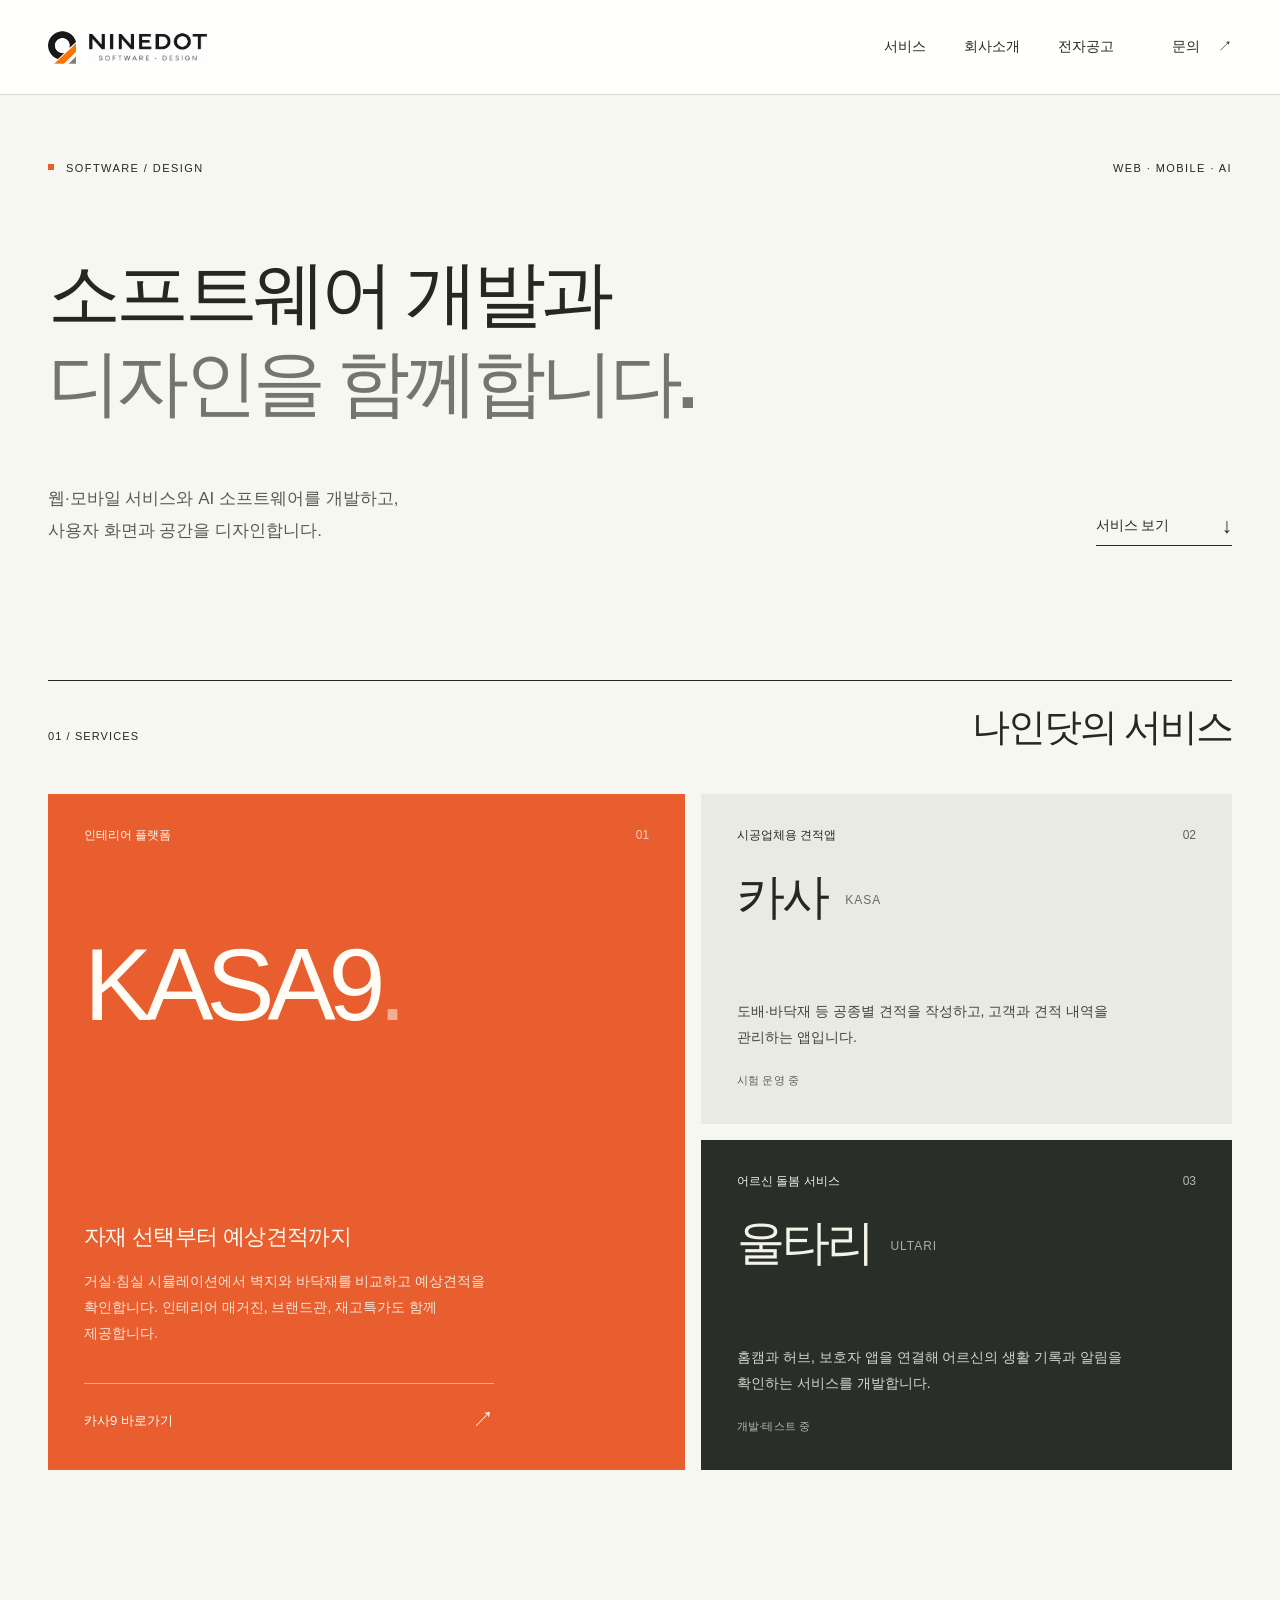
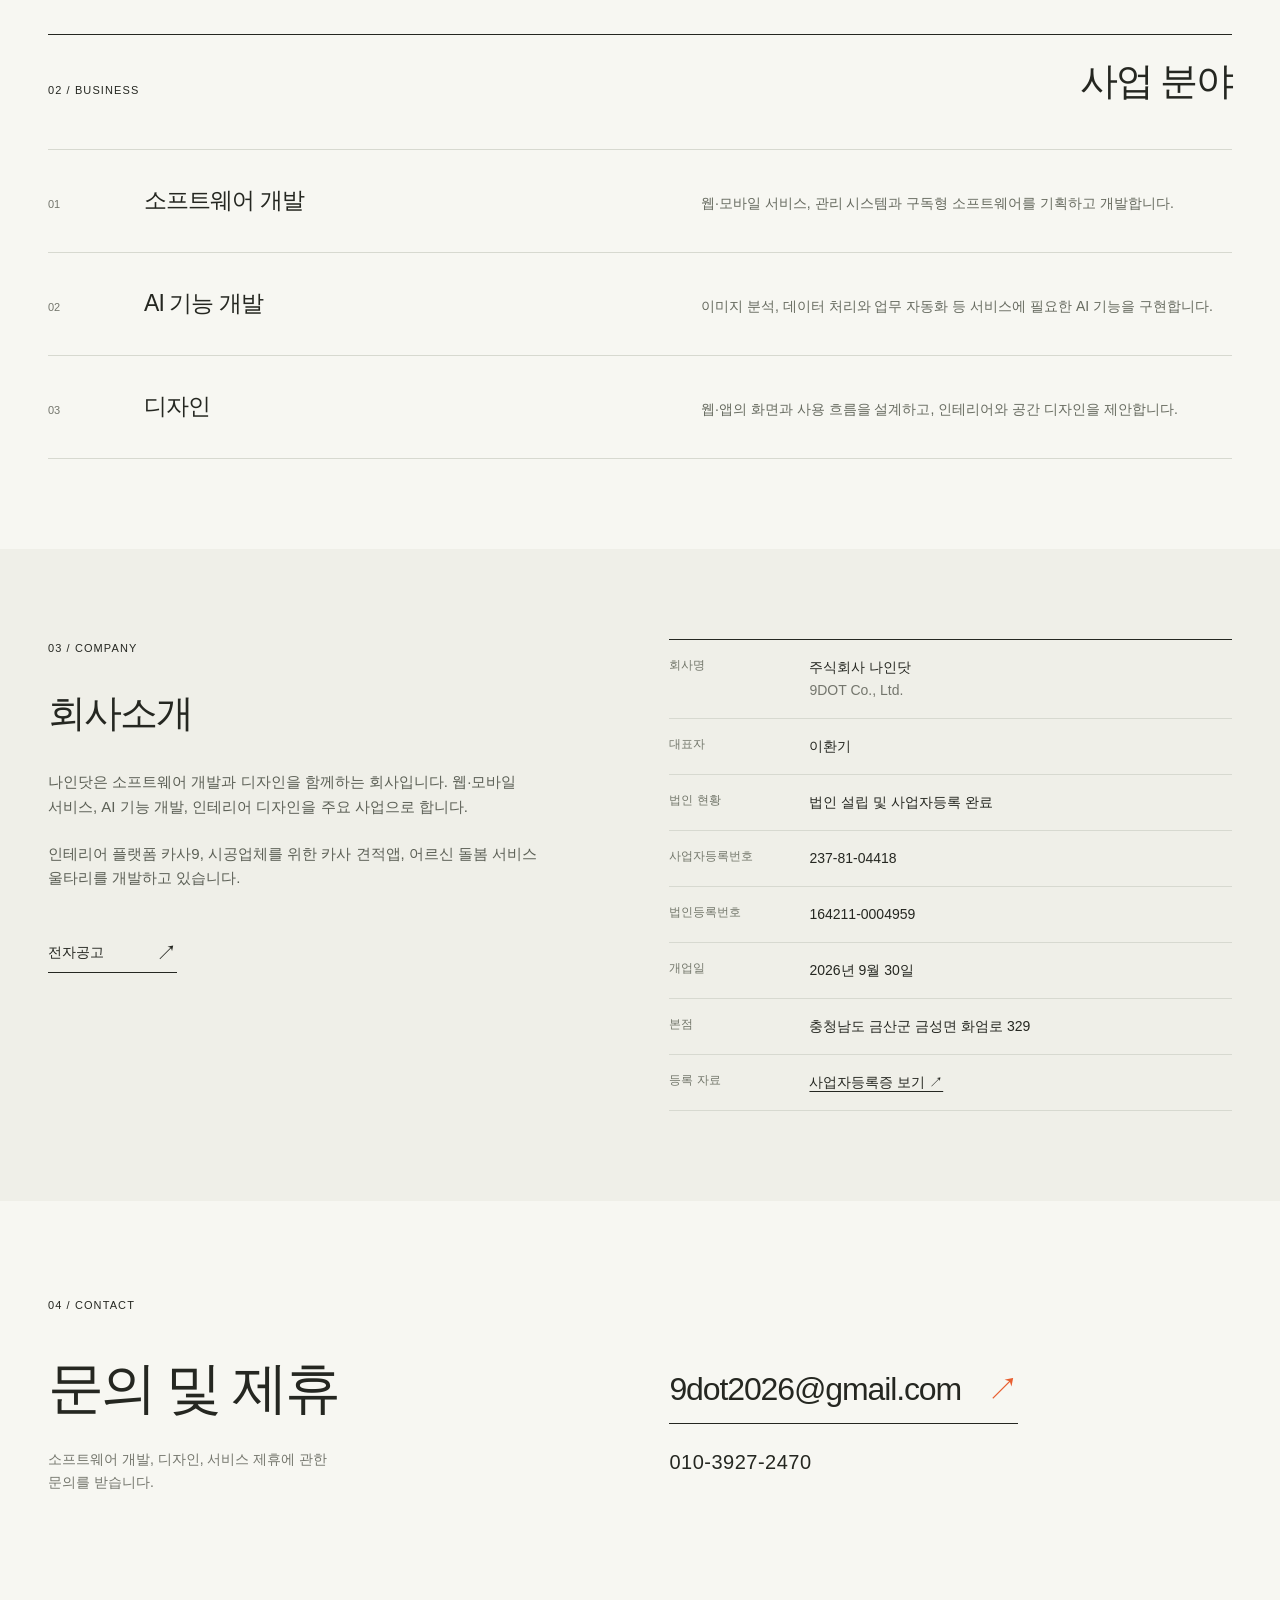
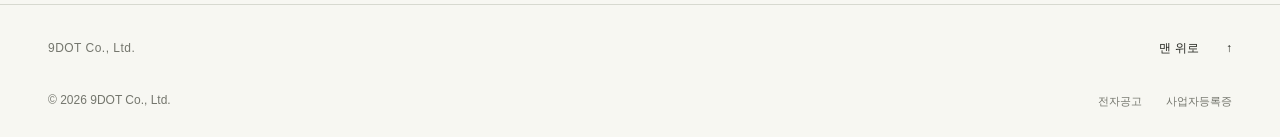
<file: index.html>
<!doctype html>
<html lang="ko">
<head>
<meta charset="utf-8" />
<meta name="viewport" content="width=device-width, initial-scale=1" />
<meta name="description" content="주식회사 나인닷 — 소프트웨어 개발과 디자인. 카사9, 카사 견적앱, 울타리를 만듭니다." />
<meta name="theme-color" content="#f7f7f2" />
<meta property="og:title" content="NINE DOT | Software &amp; Design" />
<meta property="og:description" content="소프트웨어 개발과 디자인을 함께합니다." />
<meta property="og:type" content="website" />
<meta property="og:url" content="https://9dot.life" />
<title>NINE DOT | Software &amp; Design</title>
<link rel="icon" href="assets/ninedot-favicon.svg" type="image/svg+xml" />
<link rel="stylesheet" href="styles-20261018-0444.css" />
</head>
<body>
<a class="skip-link" href="#main">본문으로 바로가기</a>
<header class="site-header" id="top" style="position:relative;top:auto;">
 <div class="container nav-wrap">
  <a class="brand" href="#top" aria-label="NINE DOT 홈"><span class="brand-lockup" aria-hidden="true" style="display:inline-flex;align-items:center;gap:12px;width:160px;height:34px;overflow:hidden;flex:none;">
   <svg xmlns="http://www.w3.org/2000/svg" width="28" height="33" viewBox="407 247 425 492" style="display:block;width:28px;height:33px;overflow:hidden;flex:none;"><image href="assets/ninedot-original.png" width="1254" height="1254" /></svg>
   <svg xmlns="http://www.w3.org/2000/svg" width="120" height="29" viewBox="272 810 710 170" style="display:block;width:120px;height:29px;overflow:hidden;flex:none;"><image href="assets/ninedot-original.png" width="1254" height="1254" /></svg>
  </span></a>
  <button class="menu-button" type="button" aria-expanded="false" aria-controls="primary-nav"><span></span><span></span><span class="sr-only">메뉴 열기</span></button>
  <nav id="primary-nav" class="primary-nav" aria-label="주요 메뉴"><a href="#products">서비스</a><a href="#about">회사소개</a><a href="notices.html">전자공고</a><a href="#contact">문의 <span aria-hidden="true">↗</span></a></nav>
 </div>
</header>
<main id="main">
 <section class="hero container" aria-labelledby="hero-title">
  <div class="hero-topline"><p>SOFTWARE / DESIGN</p><p>WEB · MOBILE · AI</p></div>
  <h1 id="hero-title">소프트웨어 개발과<br /><span>디자인을 함께합니다.</span></h1>
  <div class="hero-bottom"><p>웹·모바일 서비스와 AI 소프트웨어를 개발하고,<br class="desktop-break" /> 사용자 화면과 공간을 디자인합니다.</p><a class="text-link" href="#products">서비스 보기 <span aria-hidden="true">↓</span></a></div>
 </section>
 <section id="products" class="section container" aria-labelledby="products-title">
  <div class="section-heading"><div class="section-index">01 / SERVICES</div><h2 id="products-title">나인닷의 서비스</h2></div>
  <div class="project-grid">
   <article class="project project-kasa9">
    <div class="project-top"><p>인테리어 플랫폼</p><span>01</span></div>
    <h3>KASA9<span class="project-period" aria-hidden="true">.</span></h3>
    <div class="project-bottom"><p class="project-title">자재 선택부터 예상견적까지</p><p>거실·침실 시뮬레이션에서 벽지와 바닥재를 비교하고 예상견적을 확인합니다. 인테리어 매거진, 브랜드관, 재고특가도 함께 제공합니다.</p><a class="project-link" href="https://kasa9.co.kr" target="_blank" rel="noopener">카사9 바로가기 <span aria-hidden="true">↗</span></a></div>
   </article>
   <article class="project project-estimate">
    <div class="project-top"><p>시공업체용 견적앱</p><span>02</span></div><h3>카사<span class="project-sub">KASA</span></h3>
    <div class="project-bottom"><p>도배·바닥재 등 공종별 견적을 작성하고, 고객과 견적 내역을 관리하는 앱입니다.</p><span class="project-status">시험 운영 중</span></div>
   </article>
   <article class="project project-ultari">
    <div class="project-top"><p>어르신 돌봄 서비스</p><span>03</span></div><h3>울타리<span class="project-sub">ULTARI</span></h3>
    <div class="project-bottom"><p>홈캠과 허브, 보호자 앱을 연결해 어르신의 생활 기록과 알림을 확인하는 서비스를 개발합니다.</p><span class="project-status">개발·테스트 중</span></div>
   </article>
  </div>
 </section>
 <section id="services" class="section container" aria-labelledby="business-title">
  <div class="section-heading"><div class="section-index">02 / BUSINESS</div><h2 id="business-title">사업 분야</h2></div>
  <div class="business-list">
   <article><span class="row-index">01</span><h3>소프트웨어 개발</h3><p>웹·모바일 서비스, 관리 시스템과 구독형 소프트웨어를 기획하고 개발합니다.</p></article>
   <article><span class="row-index">02</span><h3>AI 기능 개발</h3><p>이미지 분석, 데이터 처리와 업무 자동화 등 서비스에 필요한 AI 기능을 구현합니다.</p></article>
   <article><span class="row-index">03</span><h3>디자인</h3><p>웹·앱의 화면과 사용 흐름을 설계하고, 인테리어와 공간 디자인을 제안합니다.</p></article>
  </div>
 </section>
 <section id="about" class="section about-section" aria-labelledby="about-title"><div class="container about-grid">
  <div class="about-intro"><div class="section-index">03 / COMPANY</div><h2 id="about-title">회사소개</h2><p>나인닷은 소프트웨어 개발과 디자인을 함께하는 회사입니다. 웹·모바일 서비스, AI 기능 개발, 인테리어 디자인을 주요 사업으로 합니다.</p><p>인테리어 플랫폼 카사9, 시공업체를 위한 카사 견적앱, 어르신 돌봄 서비스 울타리를 개발하고 있습니다.</p><a class="text-link" href="notices.html">전자공고 <span aria-hidden="true">↗</span></a></div>
  <dl class="company-facts">
   <div><dt>회사명</dt><dd>주식회사 나인닷<br /><span class="muted">9DOT Co., Ltd.</span></dd></div>
   <div><dt>대표자</dt><dd>이환기</dd></div>
   <div><dt>법인 현황</dt><dd>법인 설립 및 사업자등록 완료</dd></div>
   <div><dt>사업자등록번호</dt><dd>237-81-04418</dd></div>
   <div><dt>법인등록번호</dt><dd>164211-0004959</dd></div>
   <div><dt>개업일</dt><dd>2026년 9월 30일</dd></div>
   <div><dt>본점</dt><dd>충청남도 금산군 금성면 화엄로 329</dd></div>
   <div><dt>등록 자료</dt><dd><a href="assets/business-registration.jpg" target="_blank" rel="noopener">사업자등록증 보기 ↗</a></dd></div>
  </dl>
 </div></section>
 <section id="contact" class="section container contact-section" aria-labelledby="contact-title">
  <div class="section-index">04 / CONTACT</div><div class="contact-grid"><div><h2 id="contact-title">문의 및 제휴</h2><p>소프트웨어 개발, 디자인, 서비스 제휴에 관한<br class="desktop-break" /> 문의를 받습니다.</p></div><div class="contact-details"><a class="contact-email" href="mailto:9dot2026@gmail.com">9dot2026@gmail.com <span aria-hidden="true">↗</span></a><a class="contact-phone" href="tel:+821039272470">010-3927-2470</a></div></div>
 </section>
</main>
<footer class="site-footer"><div class="container footer-top"><p>9DOT Co., Ltd.</p><a href="#top">맨 위로 <span aria-hidden="true">↑</span></a></div><div class="container footer-bottom"><p>© <span id="year">2026</span> 9DOT Co., Ltd.</p><div><a href="notices.html">전자공고</a><a href="assets/business-registration.jpg" target="_blank" rel="noopener">사업자등록증</a></div></div></footer>
<script src="script.js"></script>
</body></html>
</file>
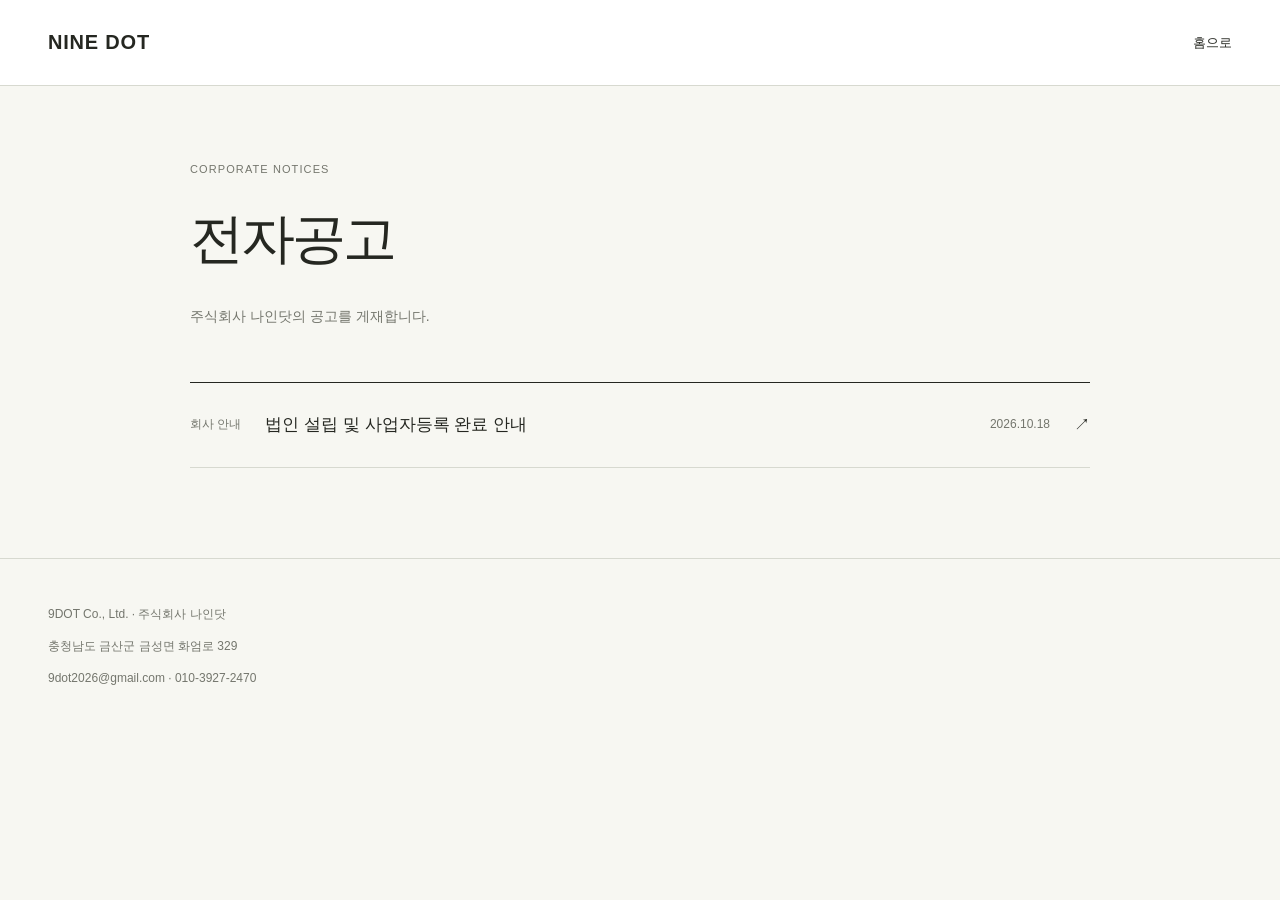
<file: notices.html>
<!doctype html>
<html lang="ko"><head><meta charset="utf-8" /><meta name="viewport" content="width=device-width, initial-scale=1" />
<title>전자공고 | 9DOT</title><meta name="description" content="주식회사 나인닷의 전자공고입니다." />
<link rel="icon" href="assets/ninedot-favicon.svg" type="image/svg+xml" />
<link rel="stylesheet" href="styles-20261018-0444.css" /></head>
<body><a class="skip-link" href="#main">본문으로 바로가기</a>
<header class="notice-header"><div class="container"><a class="brand" href="index.html" aria-label="NINE DOT 홈">NINE DOT</a><a href="index.html">홈으로</a></div></header>
<main id="main" class="section"><div class="container notice-container"><p class="eyebrow">CORPORATE NOTICES</p><h1>전자공고</h1><p class="notice-intro">주식회사 나인닷의 공고를 게재합니다.</p>
<ol class="notice-list"><li><a href="notices/2026-10-18-incorporation.html"><span class="notice-type">회사 안내</span><strong>법인 설립 및 사업자등록 완료 안내</strong><time datetime="2026-10-18">2026.10.18</time><span aria-hidden="true">↗</span></a></li></ol></div></main>
<footer class="site-footer"><div class="container"><p>9DOT Co., Ltd. · 주식회사 나인닷</p><p>충청남도 금산군 금성면 화엄로 329</p><p><a href="mailto:9dot2026@gmail.com">9dot2026@gmail.com</a> · <a href="tel:+821039272470">010-3927-2470</a></p></div></footer>
</body></html>
</file>
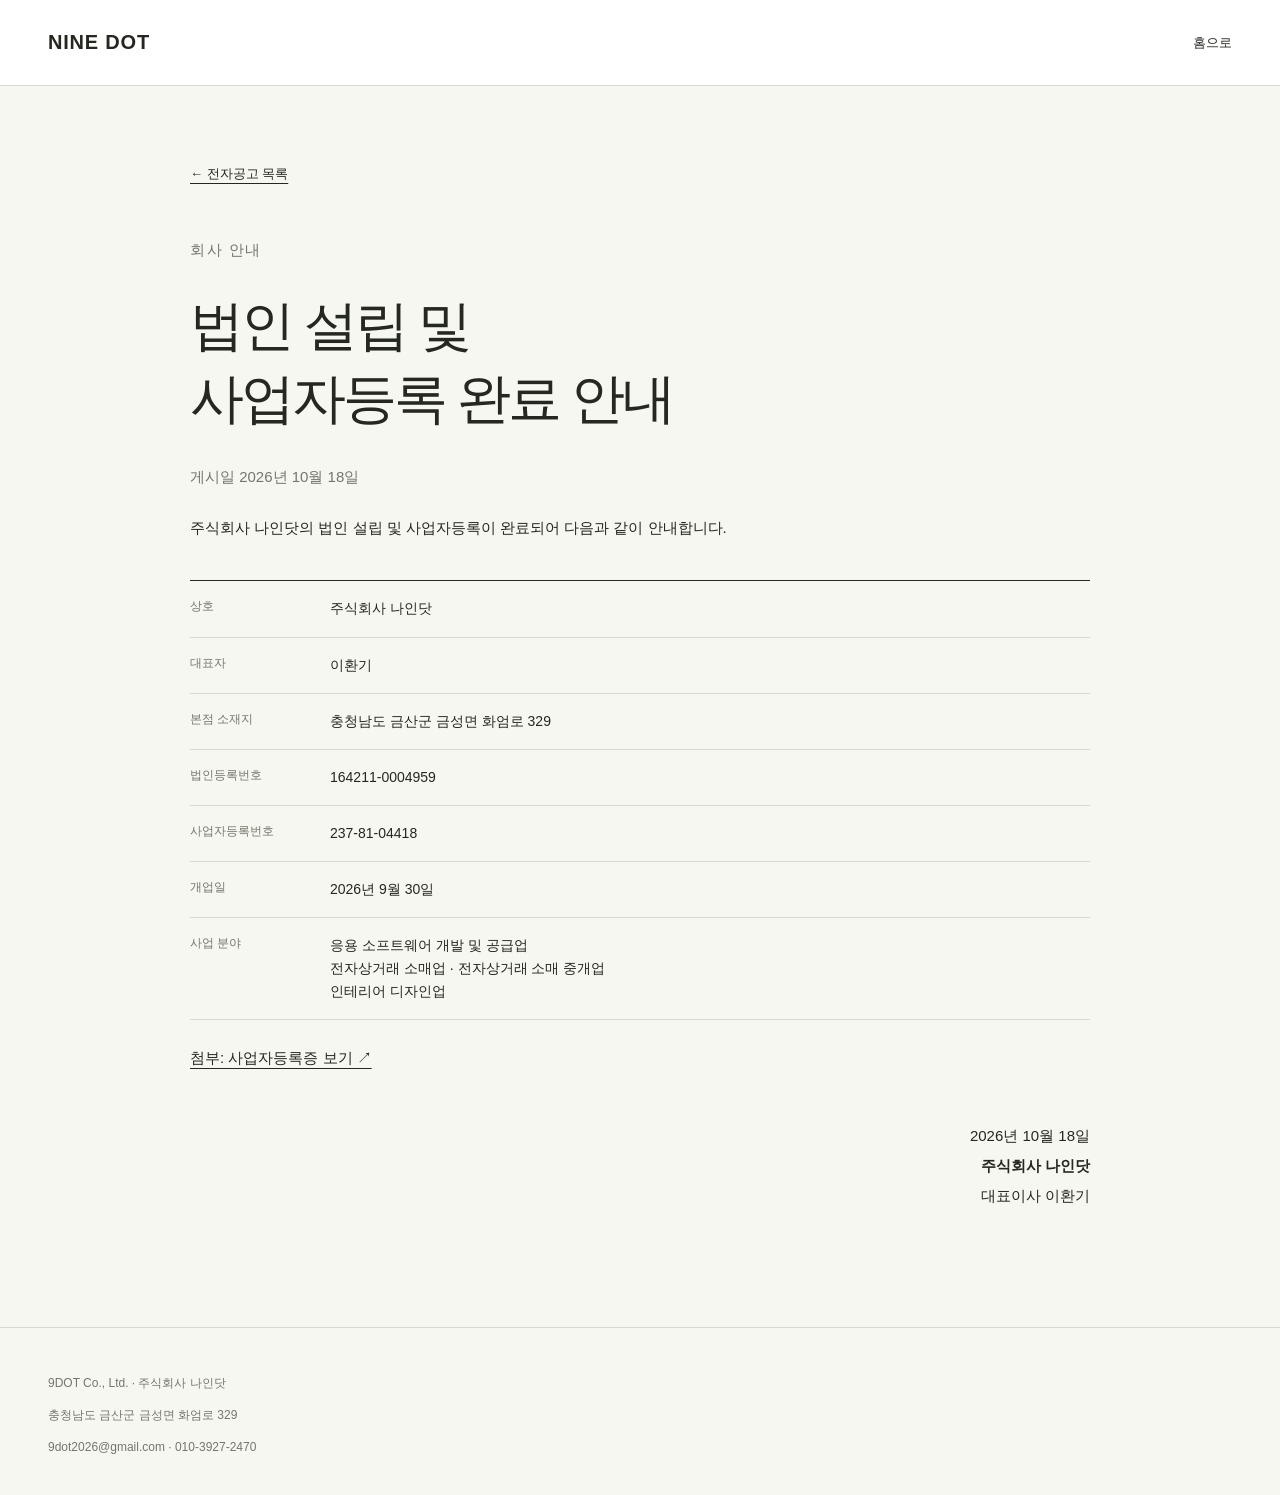
<file: notices/2026-10-18-incorporation.html>
<!doctype html>
<html lang="ko"><head><meta charset="utf-8" /><meta name="viewport" content="width=device-width, initial-scale=1" />
<title>법인 설립 및 사업자등록 완료 안내 | 9DOT</title><meta name="description" content="주식회사 나인닷의 전자공고입니다." />
<link rel="icon" href="../assets/ninedot-favicon.svg" type="image/svg+xml" />
<link rel="stylesheet" href="../styles-20261018-0444.css" /></head>
<body><a class="skip-link" href="#main">본문으로 바로가기</a>
<header class="notice-header"><div class="container"><a class="brand" href="../index.html" aria-label="NINE DOT 홈">NINE DOT</a><a href="../index.html">홈으로</a></div></header>
<main id="main" class="section"><div class="container notice-container"><a class="notice-back" href="../notices.html">← 전자공고 목록</a>
<article class="notice-article"><p class="eyebrow">회사 안내</p><h1>법인 설립 및<br />사업자등록 완료 안내</h1>
<p class="notice-date">게시일 <time datetime="2026-10-18">2026년 10월 18일</time></p>
<p>주식회사 나인닷의 법인 설립 및 사업자등록이 완료되어 다음과 같이 안내합니다.</p>
<dl class="company-facts">
<div><dt>상호</dt><dd>주식회사 나인닷</dd></div>
<div><dt>대표자</dt><dd>이환기</dd></div>
<div><dt>본점 소재지</dt><dd>충청남도 금산군 금성면 화엄로 329</dd></div>
<div><dt>법인등록번호</dt><dd>164211-0004959</dd></div>
<div><dt>사업자등록번호</dt><dd>237-81-04418</dd></div>
<div><dt>개업일</dt><dd>2026년 9월 30일</dd></div>
<div><dt>사업 분야</dt><dd>응용 소프트웨어 개발 및 공급업<br />전자상거래 소매업 · 전자상거래 소매 중개업<br />인테리어 디자인업</dd></div>
</dl>
<p><a class="notice-document" href="../assets/business-registration.jpg" target="_blank" rel="noopener">첨부: 사업자등록증 보기 ↗</a></p>
<p class="notice-signature">2026년 10월 18일<br /><strong>주식회사 나인닷</strong><br />대표이사 이환기</p>
</article></div></main>
<footer class="site-footer"><div class="container"><p>9DOT Co., Ltd. · 주식회사 나인닷</p><p>충청남도 금산군 금성면 화엄로 329</p><p><a href="mailto:9dot2026@gmail.com">9dot2026@gmail.com</a> · <a href="tel:+821039272470">010-3927-2470</a></p></div></footer>
</body></html>
</file>
<file: styles-20261018-0444.css>
:root { --paper:#f7f7f2; --white:#fff; --ink:#252721; --muted:#74766d; --line:#d7d9d0; --accent:#e85e2f; --max:1240px; }
* { box-sizing:border-box; }
html { scroll-behavior:smooth; scroll-padding-top:106px; }
body { margin:0; background:var(--paper); color:var(--ink); font-family:Pretendard,"Noto Sans KR",-apple-system,BlinkMacSystemFont,"Segoe UI",sans-serif; line-height:1.65; word-break:keep-all; }
a { color:inherit; text-decoration:none; }
button { font:inherit; }
img { display:block; max-width:100%; }
.container { width:min(calc(100% - 96px),var(--max)); margin-inline:auto; }
.sr-only { position:absolute; width:1px; height:1px; padding:0; margin:-1px; overflow:hidden; clip:rect(0,0,0,0); white-space:nowrap; border:0; }
.skip-link { position:fixed; top:-80px; left:20px; z-index:200; background:var(--ink); color:white; padding:12px 20px; }
.skip-link:focus { top:12px; }
a:focus-visible,button:focus-visible { outline:2px solid var(--accent); outline-offset:6px; }
::selection { background:var(--accent); color:white; }
.site-header { position:relative; top:auto; z-index:100; background:rgba(255,255,255,.96); border-bottom:1px solid var(--line); }
.nav-wrap { min-height:94px; display:flex; align-items:center; justify-content:space-between; gap:28px; }
.brand { display:inline-flex; align-items:center; font-size:20px; font-weight:650; letter-spacing:.04em; }
.brand-lockup { display:inline-flex; align-items:center; gap:12px; width:160px; height:34px; overflow:hidden; padding:0; background:white; flex:none; }
.primary-nav { display:flex; gap:38px; align-items:center; font-size:14px; font-weight:500; }
.primary-nav a:hover { color:var(--accent); }
.primary-nav a:last-child { margin-left:20px; }
.primary-nav a:last-child span { margin-left:14px; }
.menu-button { display:none; border:0; padding:10px 0 10px 10px; background:none; }
.menu-button>span:not(.sr-only) { display:block; width:24px; height:1px; background:var(--ink); margin:6px 0; }
.hero { padding-block:64px 60px; }
.hero-topline { display:flex; justify-content:space-between; gap:24px; font-family:Arial,sans-serif; font-size:11px; letter-spacing:.13em; }
.hero-topline p { margin:0; }
.hero-topline p:first-child::before { content:""; display:inline-block; width:6px; height:6px; background:var(--accent); margin-right:12px; vertical-align:2px; }
.hero h1 { margin:72px 0 56px; font-size:clamp(40px,5.7vw,82px); line-height:1.22; font-weight:550; letter-spacing:-.065em; }
.hero h1 span { color:var(--muted); }
.hero-bottom { display:flex; align-items:flex-end; justify-content:space-between; gap:28px; }
.hero-bottom>p { margin:0; color:#575b51; font-size:17px; line-height:1.85; }
.text-link { display:inline-flex; justify-content:space-between; gap:52px; align-items:center; border-bottom:1px solid var(--ink); padding-block:8px; font-size:14px; white-space:nowrap; }
.text-link span { font-size:21px; line-height:1; }
.text-link:hover { color:var(--accent); border-color:var(--accent); }
.section { padding-block:74px 90px; }
.section-heading { display:flex; justify-content:space-between; align-items:baseline; gap:30px; border-top:1px solid var(--ink); padding-top:22px; margin-bottom:42px; }
.section-index { font-family:Arial,sans-serif; font-size:11px; font-weight:500; letter-spacing:.1em; }
h2 { margin:0; font-size:clamp(26px,3vw,38px); font-weight:550; letter-spacing:-.055em; line-height:1.3; }
.project-grid { display:grid; grid-template-columns:1.2fr 1fr; gap:16px; }
.project { padding:32px 36px; display:flex; flex-direction:column; min-width:0; }
.project-kasa9 { background:var(--accent); color:#fffdf5; grid-row:span 2; min-height:676px; }
.project-estimate { background:#e9eae2; min-height:330px; }
.project-ultari { background:#292e29; color:#f3f3e8; min-height:330px; }
.project-top { display:flex; justify-content:space-between; align-items:center; gap:20px; font-size:12px; }
.project-top p { margin:0; }
.project-top>span { font-family:Arial,sans-serif; opacity:.7; }
.project h3 { font-size:48px; font-weight:500; letter-spacing:-.06em; margin:22px 0; line-height:1.2; }
.project-kasa9 h3 { font-family:Arial,sans-serif; font-size:clamp(70px,8vw,116px); letter-spacing:-.07em; font-weight:500; margin-top:78px; }
.project-period { opacity:.5; }
.project-sub { font-family:Arial,sans-serif; display:inline-block; margin-left:18px; font-size:12px; letter-spacing:.08em; vertical-align:middle; opacity:.65; }
.project-bottom { margin-top:auto; max-width:410px; }
.project-bottom p { font-size:14px; line-height:1.85; margin:0; opacity:.85; }
.project-bottom .project-title { opacity:1; font-size:22px; font-weight:500; line-height:1.5; margin-bottom:16px; letter-spacing:-.03em; }
.project-link { display:flex; justify-content:space-between; gap:20px; align-items:center; border-top:1px solid rgba(255,255,255,.45); margin-top:36px; padding-top:18px; font-size:13px; }
.project-link span { font-size:22px; }
.project-link:hover { opacity:.75; }
.project-status { display:inline-block; margin-top:20px; font-size:11px; letter-spacing:.01em; opacity:.7; }
.business-list { border-top:1px solid var(--line); }
.business-list article { display:grid; grid-template-columns:70px 1fr 1fr; gap:26px; align-items:baseline; padding-block:32px; border-bottom:1px solid var(--line); }
.row-index { font-size:11px; color:var(--muted); font-family:Arial,sans-serif; }
.business-list h3 { font-size:23px; font-weight:500; margin:0; letter-spacing:-.04em; }
.business-list p { color:#676b60; font-size:14px; margin:0; }
.about-section { background:#efefe8; padding-block:90px; }
.about-grid { display:grid; grid-template-columns:1fr 1.1fr; gap:110px; }
.about-intro h2 { margin-block:32px; }
.about-intro>p { font-size:15px; color:#5c6056; margin-block:22px; }
.about-intro .text-link { margin-top:20px; }
.company-facts { margin:0; border-top:1px solid var(--ink); }
.company-facts>div { display:grid; grid-template-columns:118px 1fr; gap:22px; padding:16px 0; border-bottom:1px solid var(--line); }
.company-facts dt { font-size:12px; color:#73776b; }
.company-facts dd { font-size:14px; margin:0; min-width:0; overflow-wrap:anywhere; }
.company-facts dd a { text-decoration:underline; text-underline-offset:4px; }
.muted { color:var(--muted); }
.contact-section { padding-block:95px 110px; }
.contact-grid { display:grid; grid-template-columns:1fr 1.1fr; gap:110px; margin-top:36px; }
.contact-grid h2 { font-size:clamp(34px,4.4vw,58px); }
.contact-grid p { font-size:14px; color:var(--muted); margin:24px 0 0; }
.contact-details { align-self:center; display:flex; flex-direction:column; align-items:flex-start; gap:22px; min-width:0; }
.contact-email { font-size:clamp(18px,2.6vw,32px); line-height:1.5; letter-spacing:-.035em; border-bottom:1px solid var(--ink); padding-bottom:10px; overflow-wrap:anywhere; }
.contact-email span { display:inline-block; margin-left:18px; color:var(--accent); }
.contact-phone { font-family:Arial,sans-serif; font-size:20px; letter-spacing:.025em; }
.site-footer { border-top:1px solid var(--line); padding:34px 0 26px; }
.footer-top,.footer-bottom { display:flex; justify-content:space-between; align-items:center; gap:28px; }
.footer-top { padding-bottom:32px; }
.footer-top p { font-family:Arial,sans-serif; font-size:16px; letter-spacing:.04em; margin:0; }
.footer-top>a { font-size:12px; }
.footer-top>a span { margin-left:24px; }
.footer-bottom { font-size:11px; color:var(--muted); }
.footer-bottom p { margin:0; }
.footer-bottom>div { display:flex; gap:24px; }
/* Corporate notices share the same quiet typography and information hierarchy. */
.notice-header { border-bottom:1px solid var(--line); padding-block:26px; background:white; }
.notice-header .container { display:flex; justify-content:space-between; align-items:center; }
.notice-header .container>a:last-child { font-size:13px; }
.notice-container { max-width:900px; }
.eyebrow { color:var(--muted); font-size:11px; font-family:Arial,sans-serif; letter-spacing:.1em; margin:0 0 24px; }
.notice-container h1 { margin:0 0 30px; font-size:clamp(32px,4.6vw,54px); font-weight:500; letter-spacing:-.055em; line-height:1.35; }
.notice-intro,.notice-date { color:var(--muted); font-size:14px; }
.notice-list { list-style:none; padding:0; margin:54px 0 0; border-top:1px solid var(--ink); }
.notice-list a { display:grid; grid-template-columns:auto 1fr auto auto; gap:24px; align-items:center; padding-block:28px; border-bottom:1px solid var(--line); }
.notice-type,.notice-list time { font-size:12px; color:var(--muted); white-space:nowrap; }
.notice-list strong { font-size:17px; font-weight:500; }
.notice-list a:hover strong { color:var(--accent); }
.notice-back { font-size:13px; text-decoration:underline; text-underline-offset:5px; }
.notice-article { margin-top:52px; }
.notice-article>p { margin-block:26px; font-size:15px; }
.notice-article .company-facts { margin-top:40px; }
.notice-document { text-decoration:underline; text-underline-offset:5px; }
.notice-signature { text-align:right; line-height:2; padding-top:24px; }
.notice-container+.site-footer { margin-top:60px; }
body>.site-footer>.container>p { font-size:12px; color:var(--muted); }
@media(max-width:1000px) {
 .container { width:calc(100% - 56px); }
 .hero h1 { font-size:6.8vw; }
 .about-grid,.contact-grid { gap:60px; }
 .project { padding:28px; }
 .project-kasa9 { min-height:700px; }
 .primary-nav { gap:28px; }
 .company-facts>div { grid-template-columns:100px 1fr; gap:14px; }
}
@media(max-width:700px) {
 html { scroll-padding-top:85px; }
 .container { width:calc(100% - 40px); }
 .nav-wrap { min-height:78px; }
 .menu-button { display:block; }
 .primary-nav { display:none; position:absolute; top:100%; left:0; right:0; background:white; padding:18px 20px 26px; border-bottom:1px solid var(--line); flex-direction:column; align-items:stretch; gap:0; }
 .primary-nav.open { display:flex; }
 .primary-nav a { padding-block:13px; border-bottom:1px solid #eee; }
 .primary-nav a:last-child { margin-left:0; }
 .hero { padding-block:36px 28px; }
 .hero-topline { font-size:9px; letter-spacing:.08em; }
 .hero-topline p:last-child { display:none; }
 .hero h1 { font-size:clamp(29px,7.6vw,52px); margin:46px 0 32px; letter-spacing:-.065em; line-height:1.35; }
 .hero-bottom { align-items:flex-start; flex-direction:column; gap:24px; }
 .hero-bottom>p { font-size:14px; }
 .text-link { font-size:12px; gap:45px; }
 .section { padding-block:42px 48px; }
 .section-heading { padding-top:18px; margin-bottom:26px; gap:20px; }
 .section-index { font-size:9px; }
 h2 { font-size:24px; }
 .project-grid { grid-template-columns:1fr; gap:12px; }
 .project { padding:26px; }
 .project-kasa9 { grid-row:auto; min-height:460px; }
 .project-kasa9 h3 { font-size:80px; margin-top:48px; }
 .project-estimate,.project-ultari { min-height:310px; }
 .project h3 { font-size:40px; }
 .project-kasa9 h3 { font-size:80px; }
 .project-bottom .project-title { font-size:20px; }
 .project-bottom p { font-size:13px; }
 .project-link { margin-top:28px; }
 .business-list article { grid-template-columns:28px 1fr; gap:12px; padding-block:24px; }
 .business-list h3 { font-size:20px; }
 .business-list p { grid-column:2; font-size:13px; }
 .about-section { padding-block:48px; }
 .about-grid,.contact-grid { grid-template-columns:1fr; gap:34px; }
 .about-intro h2 { margin-block:24px; }
 .about-intro>p { font-size:14px; }
 .company-facts>div { grid-template-columns:102px 1fr; }
 .company-facts dt { font-size:11px; }
 .company-facts dd { font-size:13px; }
 .contact-section { padding-block:52px 62px; }
 .contact-grid { margin-top:28px; }
 .contact-grid h2 { font-size:36px; }
 .contact-grid p { font-size:13px; margin-top:18px; }
 .contact-email { font-size:clamp(17px,5.5vw,29px); }
 .contact-phone { font-size:19px; }
 .footer-top { padding-bottom:28px; }
 .footer-bottom { align-items:flex-start; flex-direction:column; gap:16px; }
 .notice-header { padding-block:24px; }
 .notice-container h1 { font-size:31px; }
 .notice-list a { grid-template-columns:1fr auto; gap:10px; }
 .notice-list strong { grid-column:1/-1; grid-row:2; font-size:16px; }
 .notice-list a>span:last-child { display:none; }
 .notice-article { margin-top:40px; }
 .notice-article>p { font-size:14px; }
}
@media(prefers-reduced-motion:reduce) { html { scroll-behavior:auto; } }
</file>
